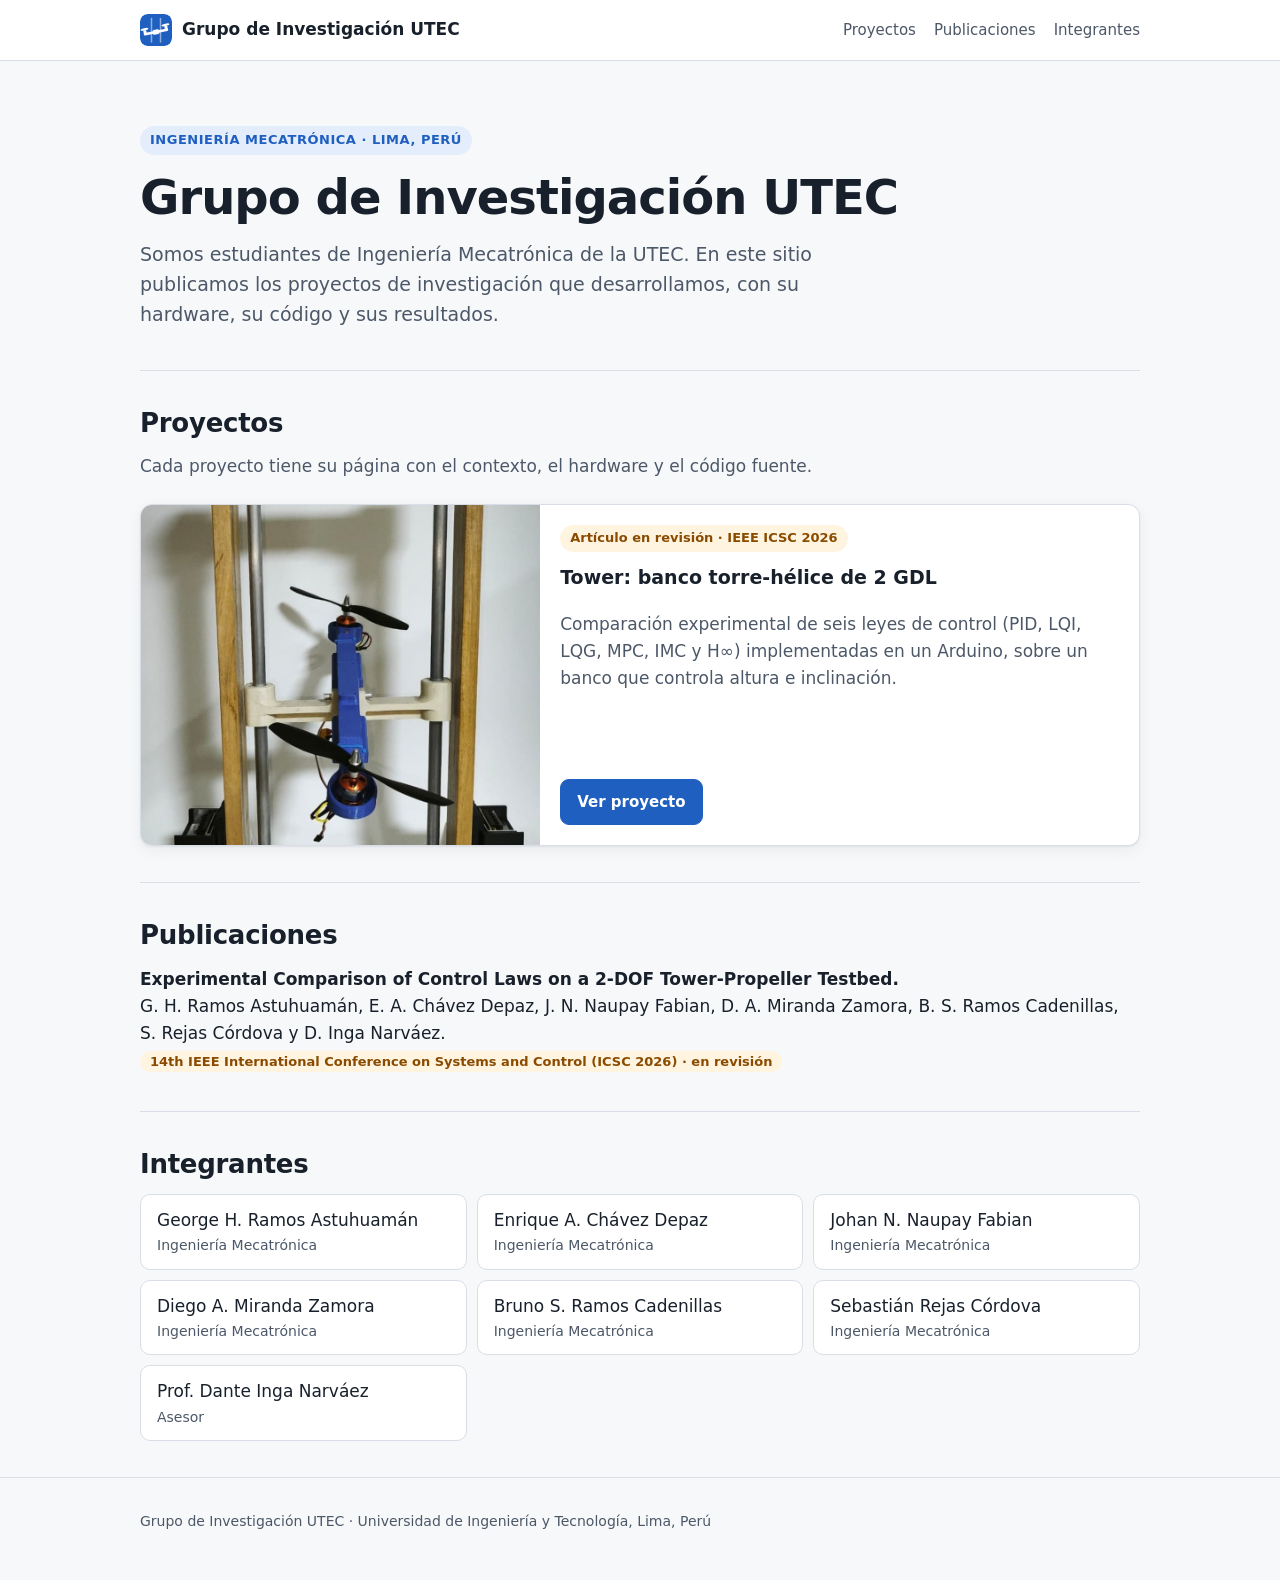
<file: index.html>
<!doctype html>
<html lang="es">
<head>
  <meta charset="utf-8">
  <meta name="viewport" content="width=device-width, initial-scale=1">
  <title>Grupo de Investigación UTEC</title>
  <meta name="description" content="Proyectos de control y robótica de estudiantes de Ingeniería Mecatrónica de la UTEC (Lima, Perú).">
  <link rel="stylesheet" href="assets/estilo.css">
  <link rel="icon" href="assets/icono.svg" type="image/svg+xml">
  <link rel="icon" href="assets/icono-32.png" sizes="32x32" type="image/png">
  <link rel="apple-touch-icon" href="assets/apple-touch-icon.png">
</head>
<body>
  <header class="barra">
    <div class="contenedor">
      <a class="marca" href="./"><img class="marca-icono" src="assets/icono.svg" alt="" width="32" height="32">Grupo de Investigación UTEC</a>
      <nav class="menu" aria-label="Secciones">
        <a href="#proyectos">Proyectos</a>
        <a href="#publicaciones">Publicaciones</a>
        <a href="#integrantes">Integrantes</a>
      </nav>
    </div>
  </header>

  <main>
    <div class="contenedor">
      <section class="portada">
        <span class="etiqueta">Ingeniería Mecatrónica · Lima, Perú</span>
        <h1>Grupo de Investigación UTEC</h1>
        <p class="entrada">Somos estudiantes de Ingeniería Mecatrónica de la UTEC. En este sitio publicamos los
          proyectos de investigación que desarrollamos, con su hardware, su código y sus resultados.</p>
      </section>

      <section id="proyectos">
        <h2>Proyectos</h2>
        <p class="seccion-intro">Cada proyecto tiene su página con el contexto, el hardware y el código fuente.</p>
        <div class="rejilla">
          <article class="tarjeta">
            <img class="tarjeta-img" src="tower/img/banco.jpg" alt="Banco torre-hélice: brazo azul con dos motores y hélices entre dos guías verticales" loading="lazy">
            <div class="tarjeta-cuerpo">
              <span class="estado">Artículo en revisión · IEEE ICSC 2026</span>
              <h3>Tower: banco torre-hélice de 2 GDL</h3>
              <p>Comparación experimental de seis leyes de control (PID, LQI, LQG, MPC, IMC y H∞) implementadas en un
                Arduino, sobre un banco que controla altura e inclinación.</p>
              <div class="tarjeta-pie"><a class="boton" href="tower/">Ver proyecto</a></div>
            </div>
          </article>
        </div>
      </section>

      <section id="publicaciones">
        <h2>Publicaciones</h2>
        <ul class="lista-limpia">
          <li>
            <strong>Experimental Comparison of Control Laws on a 2-DOF Tower-Propeller Testbed.</strong><br>
            G. H. Ramos Astuhuamán, E. A. Chávez Depaz, J. N. Naupay Fabian, D. A. Miranda Zamora,
            B. S. Ramos Cadenillas, S. Rejas Córdova y D. Inga Narváez.<br>
            <span class="estado">14th IEEE International Conference on Systems and Control (ICSC 2026) · en revisión</span>
          </li>
        </ul>
      </section>

      <section id="integrantes">
        <h2>Integrantes</h2>
        <ul class="lista-limpia personas">
          <li class="persona">George H. Ramos Astuhuamán<span>Ingeniería Mecatrónica</span></li>
          <li class="persona">Enrique A. Chávez Depaz<span>Ingeniería Mecatrónica</span></li>
          <li class="persona">Johan N. Naupay Fabian<span>Ingeniería Mecatrónica</span></li>
          <li class="persona">Diego A. Miranda Zamora<span>Ingeniería Mecatrónica</span></li>
          <li class="persona">Bruno S. Ramos Cadenillas<span>Ingeniería Mecatrónica</span></li>
          <li class="persona">Sebastián Rejas Córdova<span>Ingeniería Mecatrónica</span></li>
          <li class="persona">Prof. Dante Inga Narváez<span>Asesor</span></li>
        </ul>
      </section>
    </div>
  </main>

  <footer>
    <div class="contenedor">Grupo de Investigación UTEC · Universidad de Ingeniería y Tecnología, Lima, Perú</div>
  </footer>
</body>
</html>
</file>
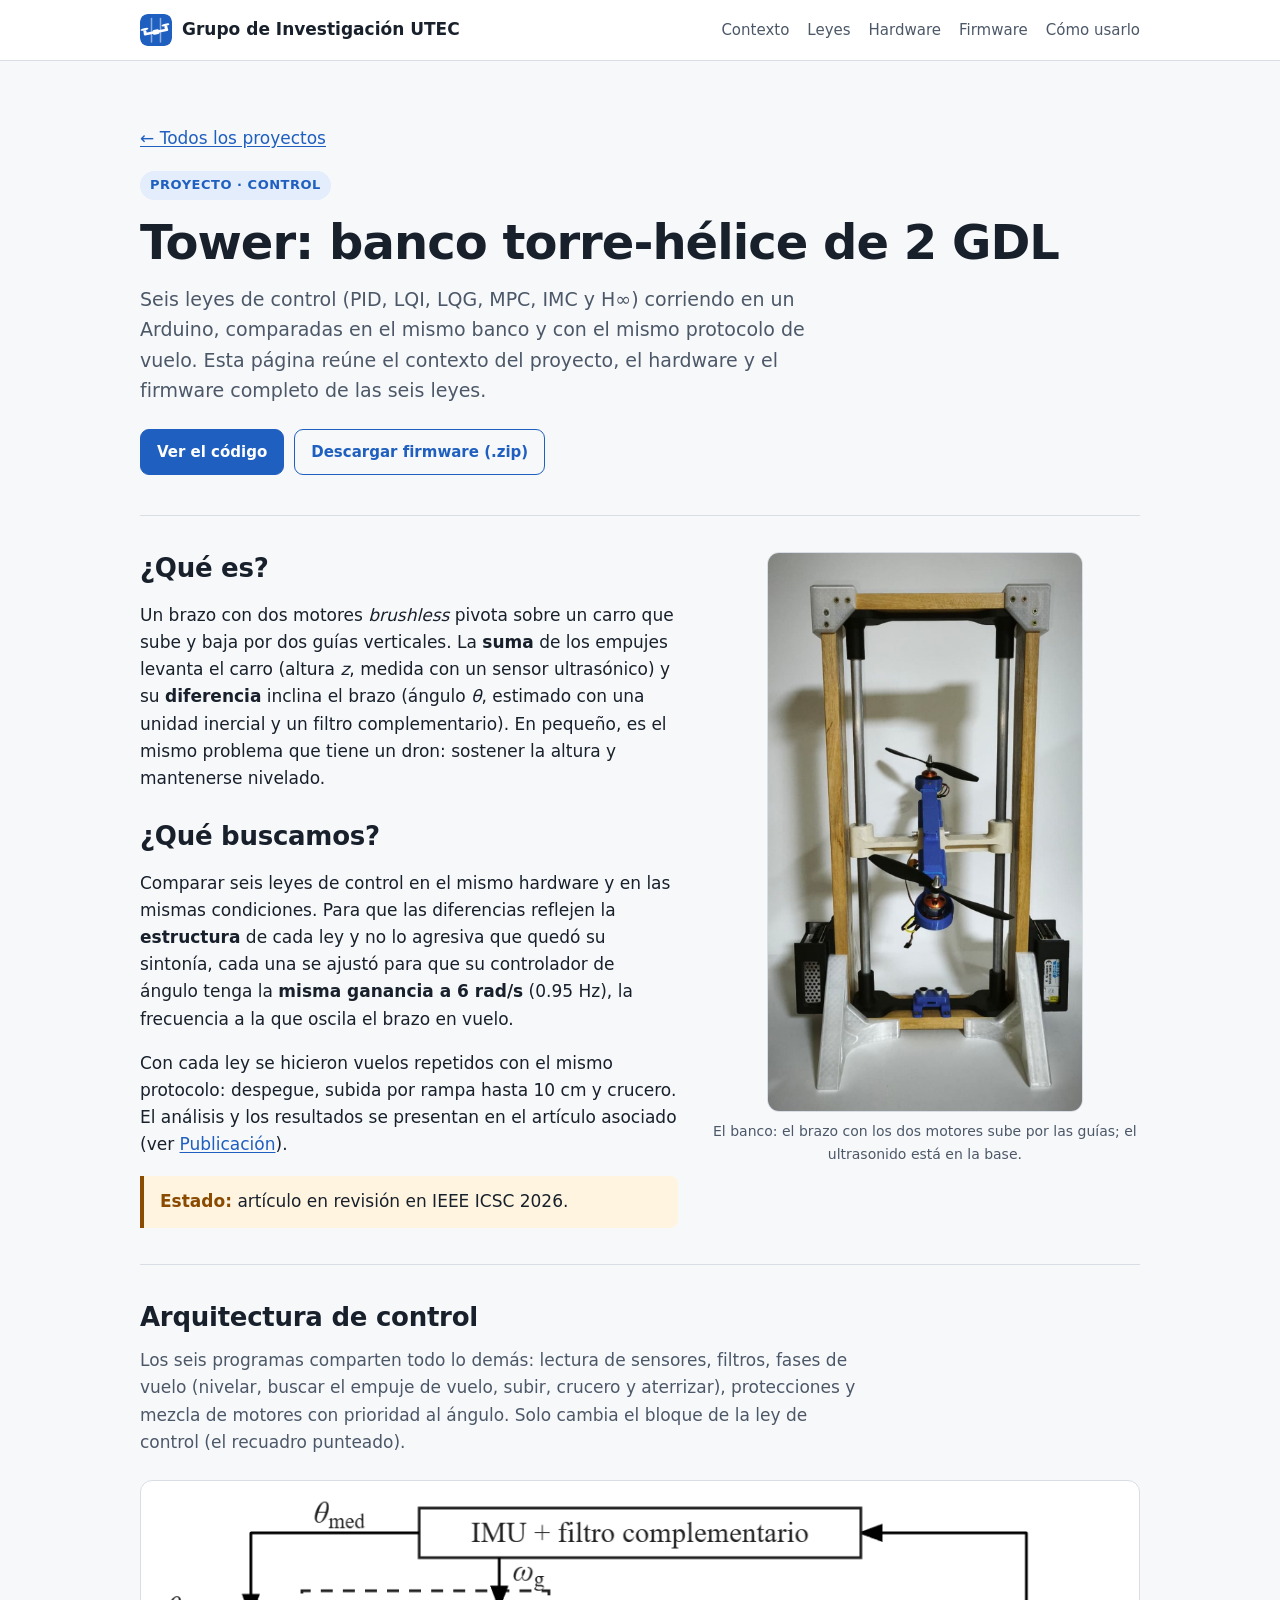
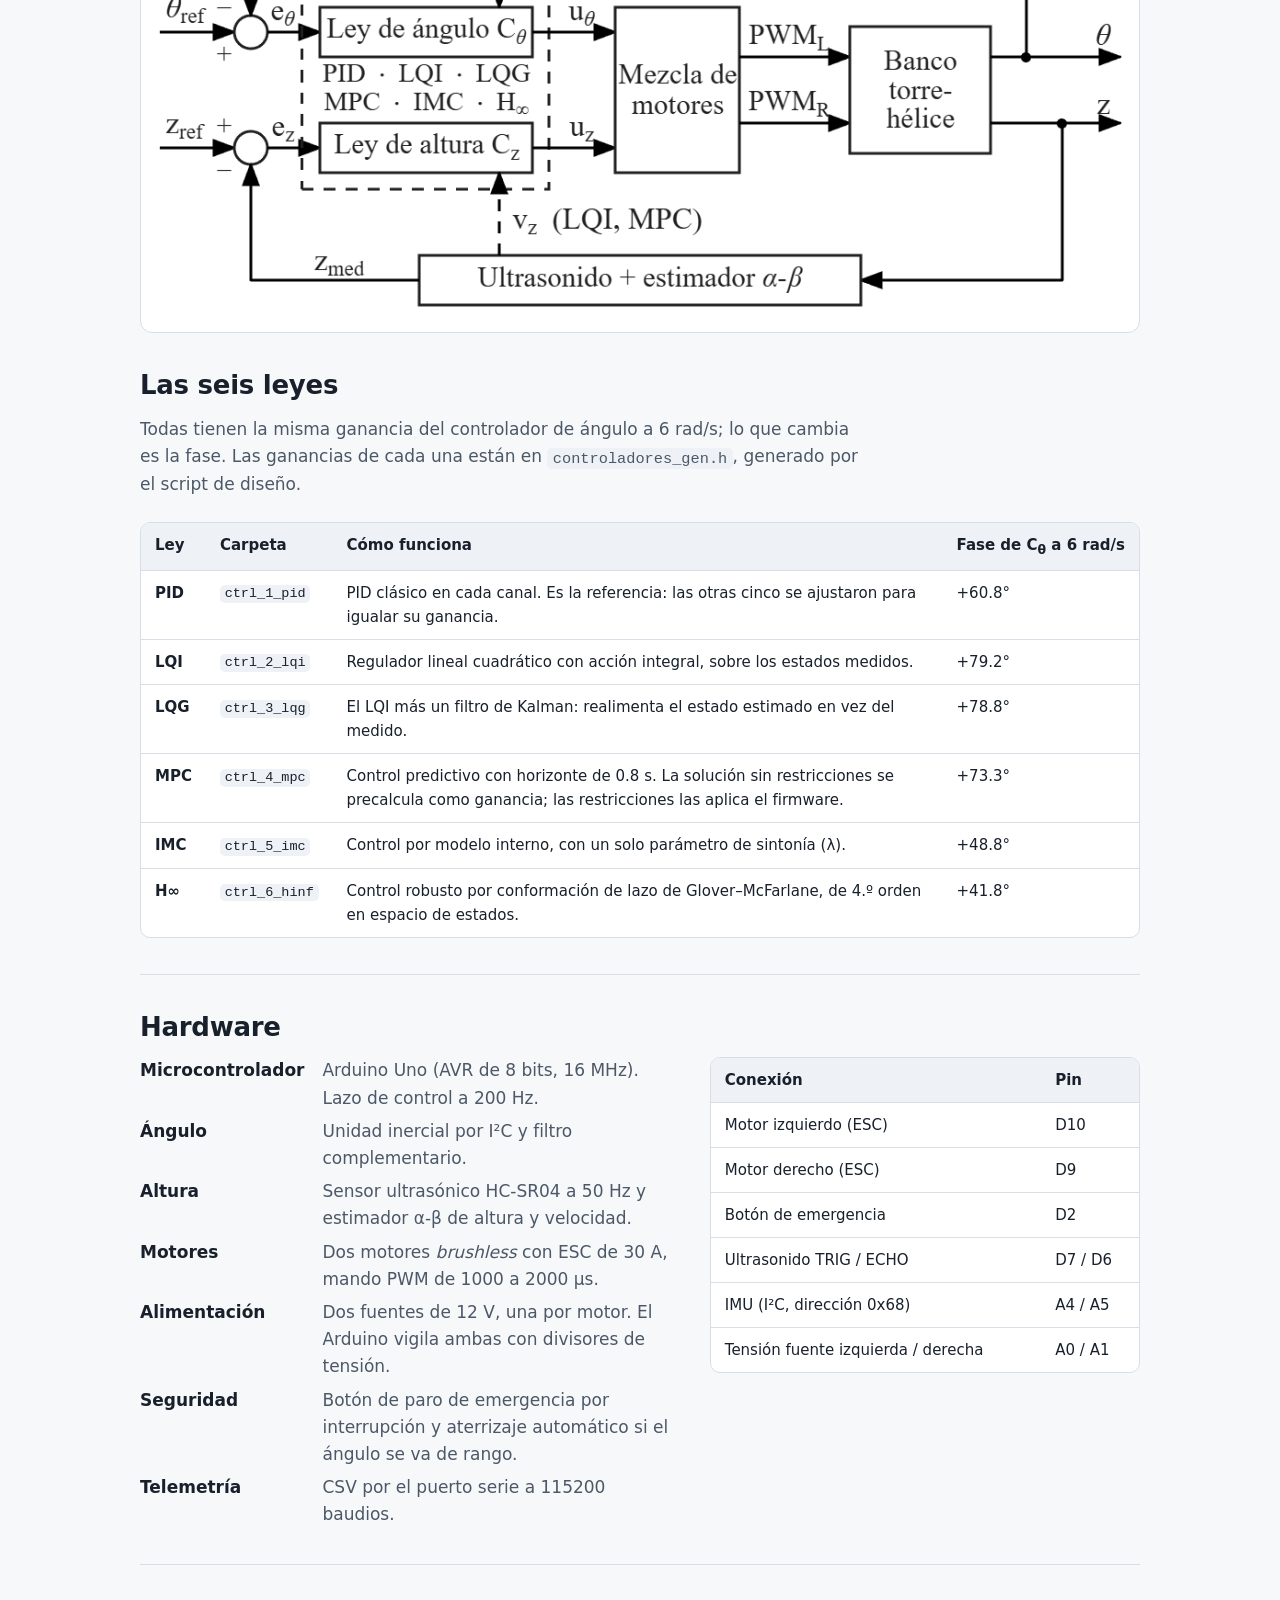
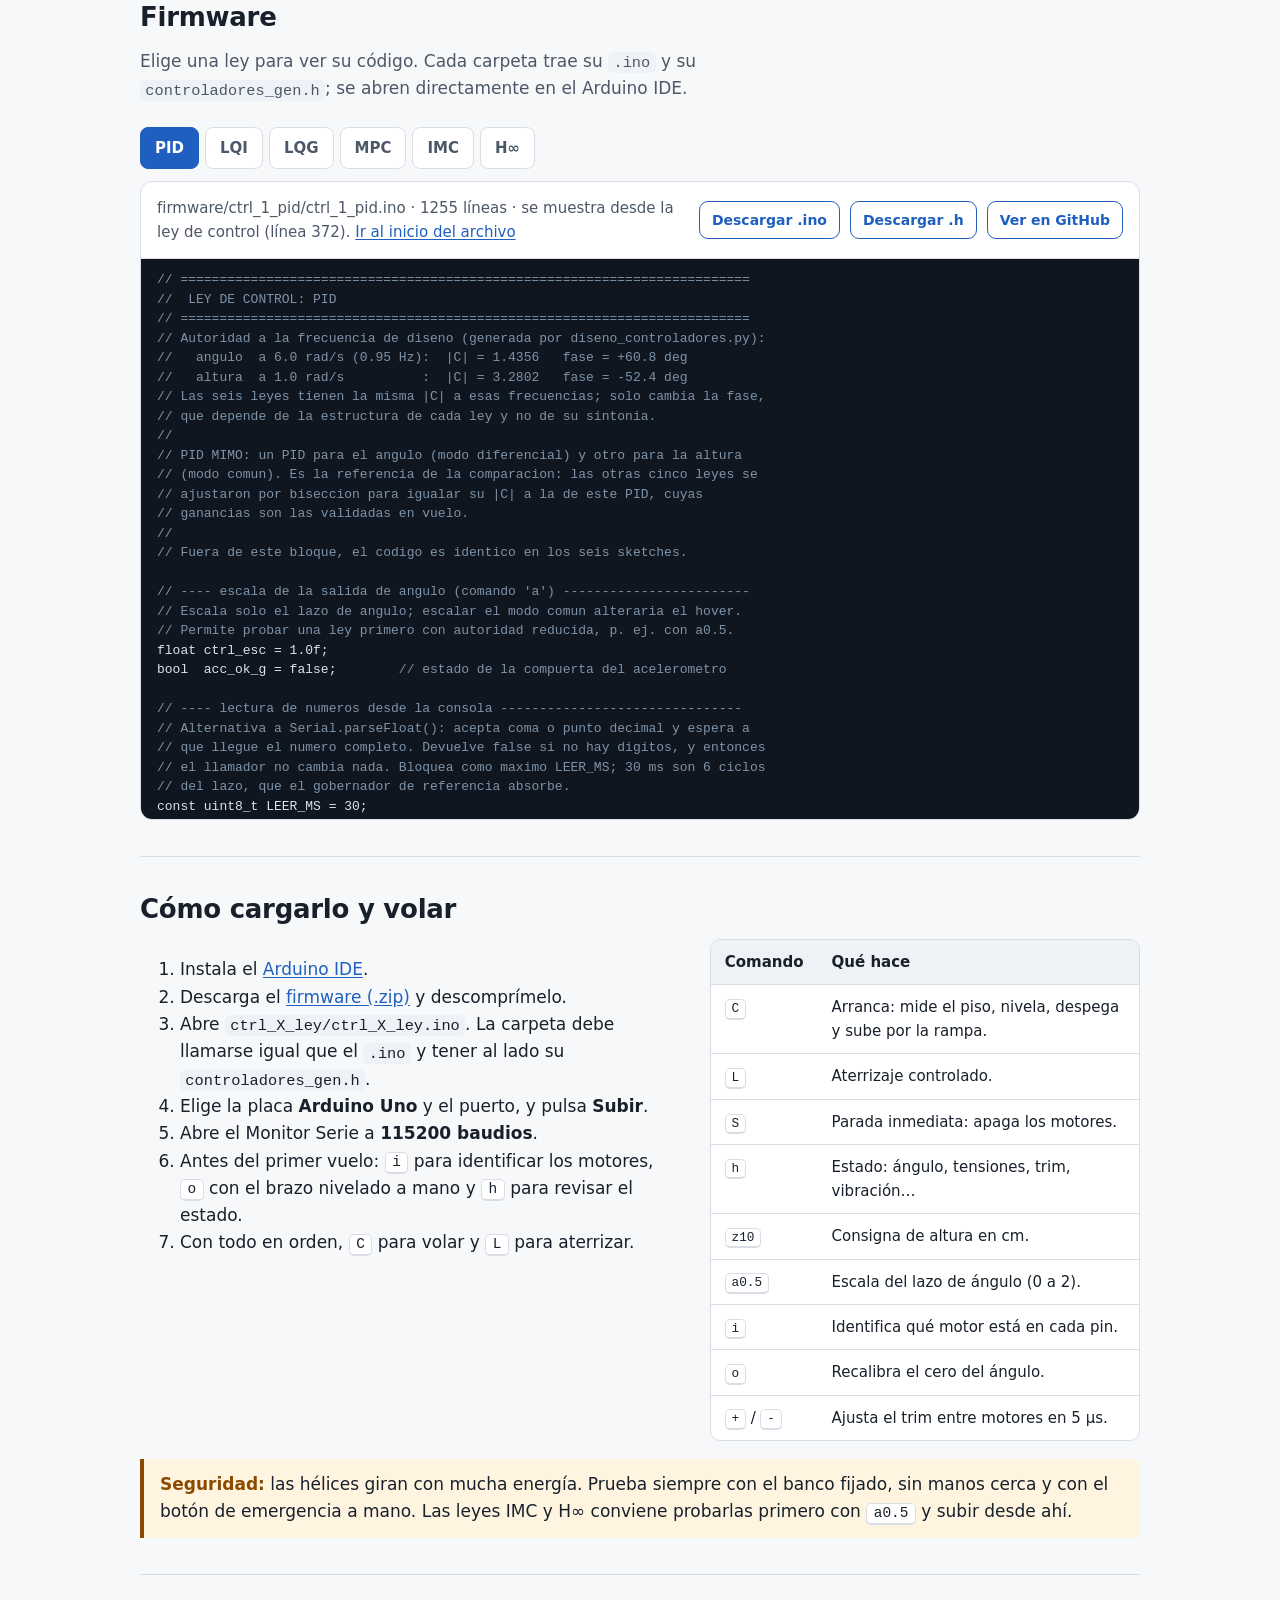
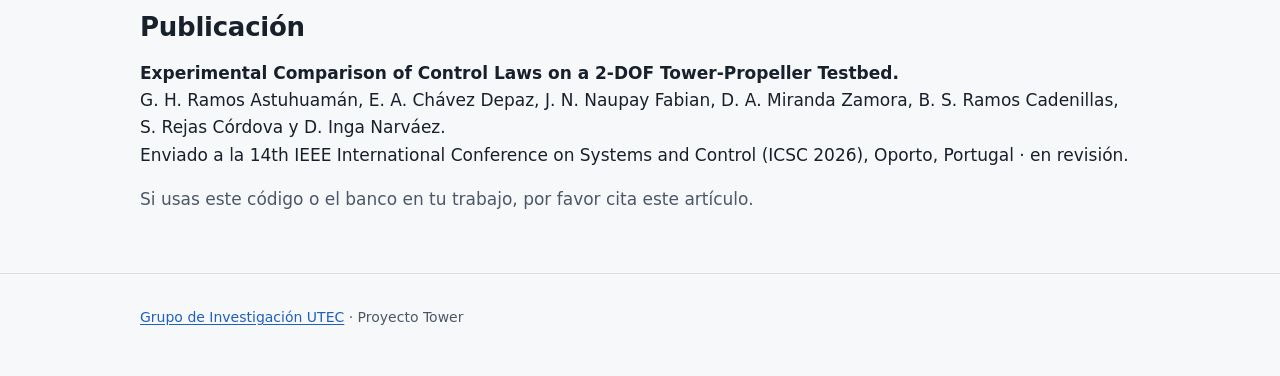
<file: tower/index.html>
<!doctype html>
<html lang="es">
<head>
  <meta charset="utf-8">
  <meta name="viewport" content="width=device-width, initial-scale=1">
  <title>Tower · Grupo de Investigación UTEC</title>
  <meta name="description" content="Banco torre-hélice de 2 GDL: comparación experimental de seis leyes de control en Arduino. Contexto, hardware y firmware.">
  <link rel="stylesheet" href="../assets/estilo.css">
  <link rel="icon" href="../assets/icono.svg" type="image/svg+xml">
  <link rel="icon" href="../assets/icono-32.png" sizes="32x32" type="image/png">
  <link rel="apple-touch-icon" href="../assets/apple-touch-icon.png">
</head>
<body>
  <header class="barra">
    <div class="contenedor">
      <a class="marca" href="../"><img class="marca-icono" src="../assets/icono.svg" alt="" width="32" height="32">Grupo de Investigación UTEC</a>
      <nav class="menu" aria-label="Secciones del proyecto">
        <a href="#contexto">Contexto</a>
        <a href="#leyes">Leyes</a>
        <a href="#hardware">Hardware</a>
        <a href="#firmware">Firmware</a>
        <a href="#uso">Cómo usarlo</a>
      </nav>
    </div>
  </header>

  <main>
    <div class="contenedor">
      <section class="portada">
        <p class="volver"><a href="../">← Todos los proyectos</a></p>
        <span class="etiqueta">Proyecto · Control</span>
        <h1>Tower: banco torre-hélice de 2 GDL</h1>
        <p class="entrada">Seis leyes de control (PID, LQI, LQG, MPC, IMC y H∞) corriendo en un Arduino, comparadas en el
          mismo banco y con el mismo protocolo de vuelo. Esta página reúne el contexto del proyecto, el hardware y el firmware
          completo de las seis leyes.</p>
        <div class="botones">
          <a class="boton" href="#firmware">Ver el código</a>
          <a class="boton secundario" href="firmware_tower.zip" download>Descargar firmware (.zip)</a>
        </div>
      </section>

      <section id="contexto">
        <div class="dos-columnas">
          <div>
            <h2>¿Qué es?</h2>
            <p>Un brazo con dos motores <em>brushless</em> pivota sobre un carro que sube y baja por dos guías verticales.
              La <strong>suma</strong> de los empujes levanta el carro (altura <em>z</em>, medida con un sensor ultrasónico)
              y su <strong>diferencia</strong> inclina el brazo (ángulo <em>θ</em>, estimado con una unidad inercial y un
              filtro complementario). En pequeño, es el mismo problema que tiene un dron: sostener la altura y mantenerse
              nivelado.</p>
            <h2 style="margin-top:28px">¿Qué buscamos?</h2>
            <p>Comparar seis leyes de control en el mismo hardware y en las mismas condiciones. Para que las diferencias
              reflejen la <strong>estructura</strong> de cada ley y no lo agresiva que quedó su sintonía, cada una se ajustó
              para que su controlador de ángulo tenga la <strong>misma ganancia a 6 rad/s</strong> (0.95 Hz), la frecuencia
              a la que oscila el brazo en vuelo.</p>
            <p>Con cada ley se hicieron vuelos repetidos con el mismo protocolo: despegue, subida por rampa hasta 10 cm y
              crucero. El análisis y los resultados se presentan en el artículo asociado (ver
              <a href="#publicacion">Publicación</a>).</p>
            <p class="nota"><strong>Estado:</strong> artículo en revisión en IEEE ICSC 2026.</p>
          </div>
          <figure>
            <img class="foto-banco" src="img/banco.jpg" alt="Banco torre-hélice: marco con dos guías metálicas, carro con el brazo azul, dos motores con hélices y el sensor ultrasónico en la base" width="900" height="1600">
            <figcaption>El banco: el brazo con los dos motores sube por las guías; el ultrasonido está en la base.</figcaption>
          </figure>
        </div>
      </section>

      <section id="leyes">
        <h2>Arquitectura de control</h2>
        <p class="seccion-intro">Los seis programas comparten todo lo demás: lectura de sensores, filtros, fases de vuelo
          (nivelar, buscar el empuje de vuelo, subir, crucero y aterrizar), protecciones y mezcla de motores con prioridad
          al ángulo. Solo cambia el bloque de la ley de control (el recuadro punteado).</p>
        <figure class="diagrama">
          <img src="img/diagrama_bloques.png" alt="Diagrama de bloques: las leyes de ángulo y de altura calculan u_theta y u_z, la mezcla de motores genera los PWM izquierdo y derecho, y la IMU y el ultrasonido cierran los lazos" width="1050" height="456">
        </figure>

        <h2 style="margin-top:36px">Las seis leyes</h2>
        <p class="seccion-intro">Todas tienen la misma ganancia del controlador de ángulo a 6 rad/s; lo que cambia es la fase.
          Las ganancias de cada una están en <code>controladores_gen.h</code>, generado por el script de diseño.</p>
        <div class="tabla-envoltura">
          <table>
            <thead>
              <tr><th>Ley</th><th>Carpeta</th><th>Cómo funciona</th><th>Fase de C<sub>θ</sub> a 6 rad/s</th></tr>
            </thead>
            <tbody>
              <tr><td><strong>PID</strong></td><td><code>ctrl_1_pid</code></td><td>PID clásico en cada canal. Es la referencia: las otras cinco se ajustaron para igualar su ganancia.</td><td class="num">+60.8°</td></tr>
              <tr><td><strong>LQI</strong></td><td><code>ctrl_2_lqi</code></td><td>Regulador lineal cuadrático con acción integral, sobre los estados medidos.</td><td class="num">+79.2°</td></tr>
              <tr><td><strong>LQG</strong></td><td><code>ctrl_3_lqg</code></td><td>El LQI más un filtro de Kalman: realimenta el estado estimado en vez del medido.</td><td class="num">+78.8°</td></tr>
              <tr><td><strong>MPC</strong></td><td><code>ctrl_4_mpc</code></td><td>Control predictivo con horizonte de 0.8 s. La solución sin restricciones se precalcula como ganancia; las restricciones las aplica el firmware.</td><td class="num">+73.3°</td></tr>
              <tr><td><strong>IMC</strong></td><td><code>ctrl_5_imc</code></td><td>Control por modelo interno, con un solo parámetro de sintonía (λ).</td><td class="num">+48.8°</td></tr>
              <tr><td><strong>H∞</strong></td><td><code>ctrl_6_hinf</code></td><td>Control robusto por conformación de lazo de Glover–McFarlane, de 4.º orden en espacio de estados.</td><td class="num">+41.8°</td></tr>
            </tbody>
          </table>
        </div>
      </section>

      <section id="hardware">
        <h2>Hardware</h2>
        <div class="dos-columnas">
          <dl class="datos">
            <dt>Microcontrolador</dt><dd>Arduino Uno (AVR de 8 bits, 16 MHz). Lazo de control a 200 Hz.</dd>
            <dt>Ángulo</dt><dd>Unidad inercial por I²C y filtro complementario.</dd>
            <dt>Altura</dt><dd>Sensor ultrasónico HC-SR04 a 50 Hz y estimador α-β de altura y velocidad.</dd>
            <dt>Motores</dt><dd>Dos motores <em>brushless</em> con ESC de 30 A, mando PWM de 1000 a 2000 µs.</dd>
            <dt>Alimentación</dt><dd>Dos fuentes de 12 V, una por motor. El Arduino vigila ambas con divisores de tensión.</dd>
            <dt>Seguridad</dt><dd>Botón de paro de emergencia por interrupción y aterrizaje automático si el ángulo se va de rango.</dd>
            <dt>Telemetría</dt><dd>CSV por el puerto serie a 115200 baudios.</dd>
          </dl>
          <div class="tabla-envoltura">
            <table>
              <thead><tr><th>Conexión</th><th>Pin</th></tr></thead>
              <tbody>
                <tr><td>Motor izquierdo (ESC)</td><td class="num">D10</td></tr>
                <tr><td>Motor derecho (ESC)</td><td class="num">D9</td></tr>
                <tr><td>Botón de emergencia</td><td class="num">D2</td></tr>
                <tr><td>Ultrasonido TRIG / ECHO</td><td class="num">D7 / D6</td></tr>
                <tr><td>IMU (I²C, dirección 0x68)</td><td class="num">A4 / A5</td></tr>
                <tr><td>Tensión fuente izquierda / derecha</td><td class="num">A0 / A1</td></tr>
              </tbody>
            </table>
          </div>
        </div>
      </section>

      <section id="firmware">
        <h2>Firmware</h2>
        <p class="seccion-intro">Elige una ley para ver su código. Cada carpeta trae su <code>.ino</code> y su
          <code>controladores_gen.h</code>; se abren directamente en el Arduino IDE.</p>
        <div class="pestanas" role="tablist" aria-label="Ley de control">
          <button class="pestana" role="tab" data-ley="ctrl_1_pid" aria-selected="true">PID</button>
          <button class="pestana" role="tab" data-ley="ctrl_2_lqi" aria-selected="false">LQI</button>
          <button class="pestana" role="tab" data-ley="ctrl_3_lqg" aria-selected="false">LQG</button>
          <button class="pestana" role="tab" data-ley="ctrl_4_mpc" aria-selected="false">MPC</button>
          <button class="pestana" role="tab" data-ley="ctrl_5_imc" aria-selected="false">IMC</button>
          <button class="pestana" role="tab" data-ley="ctrl_6_hinf" aria-selected="false">H∞</button>
        </div>
        <div class="visor" role="tabpanel">
          <div class="visor-cabecera">
            <p id="visor-info">firmware/ctrl_1_pid/ctrl_1_pid.ino</p>
            <div class="botones">
              <a class="boton secundario" id="enlace-ino" href="firmware/ctrl_1_pid/ctrl_1_pid.ino" download>Descargar .ino</a>
              <a class="boton secundario" id="enlace-h" href="firmware/ctrl_1_pid/controladores_gen.h" download>Descargar .h</a>
              <a class="boton secundario" id="enlace-github" href="#" hidden>Ver en GitHub</a>
            </div>
          </div>
          <pre class="codigo" id="codigo" tabindex="0">Cargando…</pre>
        </div>
      </section>

      <section id="uso">
        <h2>Cómo cargarlo y volar</h2>
        <div class="dos-columnas">
          <ol>
            <li>Instala el <a href="https://www.arduino.cc/en/software" rel="noopener">Arduino IDE</a>.</li>
            <li>Descarga el <a href="firmware_tower.zip" download>firmware (.zip)</a> y descomprímelo.</li>
            <li>Abre <code>ctrl_X_ley/ctrl_X_ley.ino</code>. La carpeta debe llamarse igual que el <code>.ino</code> y tener
              al lado su <code>controladores_gen.h</code>.</li>
            <li>Elige la placa <strong>Arduino Uno</strong> y el puerto, y pulsa <strong>Subir</strong>.</li>
            <li>Abre el Monitor Serie a <strong>115200 baudios</strong>.</li>
            <li>Antes del primer vuelo: <kbd>i</kbd> para identificar los motores, <kbd>o</kbd> con el brazo nivelado a
              mano y <kbd>h</kbd> para revisar el estado.</li>
            <li>Con todo en orden, <kbd>C</kbd> para volar y <kbd>L</kbd> para aterrizar.</li>
          </ol>
          <div class="tabla-envoltura">
            <table>
              <thead><tr><th>Comando</th><th>Qué hace</th></tr></thead>
              <tbody>
                <tr><td><kbd>C</kbd></td><td>Arranca: mide el piso, nivela, despega y sube por la rampa.</td></tr>
                <tr><td><kbd>L</kbd></td><td>Aterrizaje controlado.</td></tr>
                <tr><td><kbd>S</kbd></td><td>Parada inmediata: apaga los motores.</td></tr>
                <tr><td><kbd>h</kbd></td><td>Estado: ángulo, tensiones, trim, vibración…</td></tr>
                <tr><td><kbd>z10</kbd></td><td>Consigna de altura en cm.</td></tr>
                <tr><td><kbd>a0.5</kbd></td><td>Escala del lazo de ángulo (0 a 2).</td></tr>
                <tr><td><kbd>i</kbd></td><td>Identifica qué motor está en cada pin.</td></tr>
                <tr><td><kbd>o</kbd></td><td>Recalibra el cero del ángulo.</td></tr>
                <tr><td><kbd>+</kbd> / <kbd>-</kbd></td><td>Ajusta el trim entre motores en 5 µs.</td></tr>
              </tbody>
            </table>
          </div>
        </div>
        <p class="nota"><strong>Seguridad:</strong> las hélices giran con mucha energía. Prueba siempre con el banco fijado,
          sin manos cerca y con el botón de emergencia a mano. Las leyes IMC y H∞ conviene probarlas primero con
          <kbd>a0.5</kbd> y subir desde ahí.</p>
      </section>

      <section id="publicacion">
        <h2>Publicación</h2>
        <p><strong>Experimental Comparison of Control Laws on a 2-DOF Tower-Propeller Testbed.</strong><br>
          G. H. Ramos Astuhuamán, E. A. Chávez Depaz, J. N. Naupay Fabian, D. A. Miranda Zamora, B. S. Ramos Cadenillas,
          S. Rejas Córdova y D. Inga Narváez.<br>
          Enviado a la 14th IEEE International Conference on Systems and Control (ICSC 2026), Oporto, Portugal · en revisión.</p>
        <p class="seccion-intro">Si usas este código o el banco en tu trabajo, por favor cita este artículo.</p>
      </section>
    </div>
  </main>

  <footer>
    <div class="contenedor"><a href="../">Grupo de Investigación UTEC</a> · Proyecto Tower</div>
  </footer>

  <script>
  (function () {
    // Repositorio de GitHub ("usuario/repositorio"). Si queda vacio, se deduce de la URL de GitHub Pages.
    var REPO = "";

    var codigo = document.getElementById("codigo");
    var info = document.getElementById("visor-info");
    var enlaceIno = document.getElementById("enlace-ino");
    var enlaceH = document.getElementById("enlace-h");
    var enlaceGit = document.getElementById("enlace-github");
    var cache = {};

    function repoGitHub() {
      if (REPO) return REPO;
      var host = location.hostname;
      if (!/\.github\.io$/.test(host)) return null;
      var usuario = host.split(".")[0];
      var partes = location.pathname.split("/").filter(Boolean);
      var repo = partes.length && partes[0] !== "tower" ? partes[0] : usuario + ".github.io";
      return usuario + "/" + repo;
    }

    function escapar(t) {
      return t.replace(/&/g, "&amp;").replace(/</g, "&lt;").replace(/>/g, "&gt;");
    }

    // Resalta los comentarios // y /* */ (sin tocar lo que está dentro de comillas).
    function resaltar(texto) {
      var salida = "", i = 0, n = texto.length, enBloque = false;
      while (i < n) {
        if (enBloque) {
          var fin = texto.indexOf("*/", i);
          fin = fin < 0 ? n : fin + 2;
          salida += '<span class="com">' + escapar(texto.slice(i, fin)) + "</span>";
          i = fin; enBloque = false; continue;
        }
        var c = texto[i];
        if (c === '"' || c === "'") {
          var j = i + 1;
          while (j < n && texto[j] !== c && texto[j] !== "\n") { if (texto[j] === "\\") j++; j++; }
          salida += escapar(texto.slice(i, j + 1)); i = j + 1; continue;
        }
        if (c === "/" && texto[i + 1] === "/") {
          var eol = texto.indexOf("\n", i); if (eol < 0) eol = n;
          salida += '<span class="com">' + escapar(texto.slice(i, eol)) + "</span>";
          i = eol; continue;
        }
        if (c === "/" && texto[i + 1] === "*") { enBloque = true; continue; }
        salida += escapar(c); i++;
      }
      return salida;
    }

    function mostrar(ley) {
      var ruta = "firmware/" + ley + "/" + ley + ".ino";
      enlaceIno.href = ruta;
      enlaceH.href = "firmware/" + ley + "/controladores_gen.h";
      var repo = repoGitHub();
      if (repo) {
        enlaceGit.href = "https://github.com/" + repo + "/tree/main/tower/firmware/" + ley;
        enlaceGit.hidden = false;
      }
      document.querySelectorAll(".pestana").forEach(function (b) {
        b.setAttribute("aria-selected", b.dataset.ley === ley ? "true" : "false");
      });
      if (cache[ley]) { pintar(ley, ruta, cache[ley]); return; }
      codigo.textContent = "Cargando…";
      fetch(ruta).then(function (r) {
        if (!r.ok) throw new Error(r.status);
        return r.text();
      }).then(function (t) {
        cache[ley] = t; pintar(ley, ruta, t);
      }).catch(function () {
        info.textContent = ruta;
        codigo.textContent = "No se pudo cargar el código en el visor.\n" +
          "Usa el botón «Descargar .ino» o consulta la carpeta tower/firmware del repositorio.";
      });
    }

    // Muestra el archivo completo y lo deja posicionado en el bloque propio de la ley
    // (los seis comparten la cabecera y el andamiaje; lo que cambia empieza en "LEY DE CONTROL").
    function pintar(ley, ruta, texto) {
      texto = texto.replace(/\r\n?/g, "\n");
      var lineas = texto.split("\n");
      var marca = -1;
      for (var k = 0; k < lineas.length; k++) {
        if (lineas[k].indexOf("LEY DE CONTROL") >= 0) { marca = Math.max(0, k - 1); break; }
      }
      if (marca < 0) {
        info.textContent = ruta + " · " + lineas.length.toLocaleString("es") + " líneas";
        codigo.innerHTML = resaltar(texto);
        codigo.scrollTop = 0;
        return;
      }
      var antes = lineas.slice(0, marca).join("\n") + "\n";
      var despues = lineas.slice(marca).join("\n");
      codigo.innerHTML = resaltar(antes) + '<span id="marca-ley"></span>' + resaltar(despues);
      info.innerHTML = escapar(ruta) + " · " + lineas.length.toLocaleString("es") +
        ' líneas · se muestra desde la ley de control (línea ' + (marca + 1) + '). ' +
        '<a href="#" id="ir-inicio">Ir al inicio del archivo</a>';
      var span = document.getElementById("marca-ley");
      codigo.scrollTop = span.offsetTop - 14;
      document.getElementById("ir-inicio").addEventListener("click", function (e) {
        e.preventDefault(); codigo.scrollTop = 0;
      });
    }

    document.querySelectorAll(".pestana").forEach(function (b) {
      b.addEventListener("click", function () { mostrar(b.dataset.ley); });
    });
    mostrar("ctrl_1_pid");
  })();
  </script>
</body>
</html>
</file>
<file: assets/estilo.css>
/* Grupo de Investigación UTEC — estilos compartidos por todas las páginas */

:root {
  --fondo: #f7f8fa;
  --superficie: #ffffff;
  --superficie-2: #eef1f5;
  --texto: #18202b;
  --texto-suave: #4c5868;
  --borde: #d9dee6;
  --acento: #1f5fbf;
  --acento-suave: #e3edfb;
  --acento-texto: #ffffff;
  --aviso: #8a4b00;
  --aviso-fondo: #fff4e0;
  --codigo-fondo: #0f1620;
  --codigo-texto: #dbe4ee;
  --codigo-comentario: #7f93a8;
  --sombra: 0 1px 2px rgba(16, 24, 40, .06), 0 4px 16px rgba(16, 24, 40, .06);
  --radio: 12px;
  --ancho: 1040px;
  --fuente: "Segoe UI", system-ui, -apple-system, Roboto, "Helvetica Neue", Arial, sans-serif;
  --mono: ui-monospace, "Cascadia Code", "SFMono-Regular", Consolas, "Liberation Mono", monospace;
  color-scheme: light;
}

@media (prefers-color-scheme: dark) {
  :root {
    --fondo: #0e131a;
    --superficie: #151c25;
    --superficie-2: #1c2531;
    --texto: #e6ebf1;
    --texto-suave: #a3b0c0;
    --borde: #2a3543;
    --acento: #6ea8ff;
    --acento-suave: #1a2a42;
    --acento-texto: #0e131a;
    --aviso: #ffcf8a;
    --aviso-fondo: #2e2414;
    --codigo-fondo: #0a0f15;
    --sombra: 0 1px 2px rgba(0, 0, 0, .4);
    color-scheme: dark;
  }
}

* { box-sizing: border-box; }
html { scroll-behavior: smooth; }
body {
  margin: 0;
  background: var(--fondo);
  color: var(--texto);
  font-family: var(--fuente);
  font-size: 17px;
  line-height: 1.6;
}
img { max-width: 100%; height: auto; display: block; }
a { color: var(--acento); text-underline-offset: 2px; }
a:hover { text-decoration-thickness: 2px; }
code, pre, kbd { font-family: var(--mono); }
code { font-size: .9em; background: var(--superficie-2); padding: .1em .35em; border-radius: 5px; }
kbd {
  font-size: .85em; padding: .1em .45em; border: 1px solid var(--borde);
  border-bottom-width: 2px; border-radius: 5px; background: var(--superficie);
}

.contenedor { max-width: var(--ancho); margin: 0 auto; padding: 0 20px; }

/* ---- barra superior ---- */
.barra {
  position: sticky; top: 0; z-index: 10;
  background: color-mix(in srgb, var(--superficie) 92%, transparent);
  backdrop-filter: blur(8px);
  border-bottom: 1px solid var(--borde);
}
.barra .contenedor { display: flex; align-items: center; gap: 20px; min-height: 60px; flex-wrap: wrap; }
.marca { display: flex; align-items: center; gap: 10px; font-weight: 700; color: var(--texto); text-decoration: none; }
.marca-icono { width: 32px; height: 32px; border-radius: 8px; flex: none; }
.menu { display: flex; gap: 18px; margin-left: auto; flex-wrap: wrap; }
.menu a { color: var(--texto-suave); text-decoration: none; font-size: 15px; }
.menu a:hover, .menu a[aria-current="page"] { color: var(--texto); }

/* ---- portada ---- */
.portada { padding: 64px 0 40px; }
.portada .volver { margin: 0 0 18px; }
.portada .botones { margin-top: 24px; }
.etiqueta {
  display: inline-block; font-size: 13px; font-weight: 600; letter-spacing: .04em; text-transform: uppercase;
  color: var(--acento); background: var(--acento-suave); padding: 4px 10px; border-radius: 999px;
}
h1 { font-size: clamp(32px, 5vw, 48px); line-height: 1.12; margin: 16px 0 14px; letter-spacing: -.02em; }
h2 { font-size: 26px; line-height: 1.25; margin: 0 0 14px; letter-spacing: -.01em; }
h3 { font-size: 19px; margin: 0 0 8px; }
.entrada { font-size: 19px; color: var(--texto-suave); max-width: 720px; margin: 0; }

section { padding: 36px 0; scroll-margin-top: 64px; }
section + section { border-top: 1px solid var(--borde); }
.seccion-intro { color: var(--texto-suave); max-width: 720px; margin: 0 0 24px; }

/* ---- tarjetas ---- */
.rejilla { display: grid; gap: 20px; grid-template-columns: repeat(auto-fit, minmax(290px, 1fr)); }
/* con un solo proyecto, la tarjeta ocupa todo el ancho con la foto al costado */
@media (min-width: 761px) {
  .rejilla > .tarjeta:only-child { display: grid; grid-template-columns: minmax(0, 0.8fr) minmax(0, 1.2fr); }
  .rejilla > .tarjeta:only-child .tarjeta-img { aspect-ratio: auto; height: 340px; object-position: center 45%; }
}
.tarjeta {
  background: var(--superficie); border: 1px solid var(--borde); border-radius: var(--radio);
  box-shadow: var(--sombra); overflow: hidden; display: flex; flex-direction: column;
}
.tarjeta-img { aspect-ratio: 16 / 10; object-fit: cover; object-position: center 40%; width: 100%; background: var(--superficie-2); }
.tarjeta-cuerpo { padding: 20px; display: flex; flex-direction: column; gap: 10px; flex: 1; }
.tarjeta-cuerpo p { margin: 0; color: var(--texto-suave); }
.tarjeta-pie { margin-top: auto; padding-top: 6px; }

.estado {
  align-self: flex-start; font-size: 13px; font-weight: 600; padding: 3px 10px; border-radius: 999px;
  background: var(--aviso-fondo); color: var(--aviso);
}
.boton {
  display: inline-flex; align-items: center; gap: 8px; padding: 10px 16px; border-radius: 9px;
  background: var(--acento); color: var(--acento-texto); text-decoration: none; font-weight: 600; font-size: 15px;
  border: 1px solid var(--acento);
}
.boton.secundario { background: transparent; color: var(--acento); }
.botones { display: flex; gap: 10px; flex-wrap: wrap; }

/* ---- listas y tablas ---- */
.lista-limpia { list-style: none; padding: 0; margin: 0; }
.personas { display: grid; gap: 10px; grid-template-columns: repeat(auto-fill, minmax(260px, 1fr)); }
.persona { background: var(--superficie); border: 1px solid var(--borde); border-radius: 10px; padding: 12px 16px; }
.persona span { display: block; color: var(--texto-suave); font-size: 14px; }

.tabla-envoltura { overflow-x: auto; border: 1px solid var(--borde); border-radius: 10px; background: var(--superficie); }
table { border-collapse: collapse; width: 100%; font-size: 15px; }
th, td { text-align: left; padding: 10px 14px; border-bottom: 1px solid var(--borde); vertical-align: top; }
th { background: var(--superficie-2); font-weight: 600; white-space: nowrap; }
tr:last-child td { border-bottom: 0; }
td.num { font-variant-numeric: tabular-nums; white-space: nowrap; }

/* ---- página de proyecto ---- */
.dos-columnas { display: grid; gap: 32px; grid-template-columns: minmax(0, 1.25fr) minmax(0, 1fr); align-items: start; }
.foto-banco { border-radius: var(--radio); border: 1px solid var(--borde); max-height: 560px; width: auto; margin: 0 auto; }
figure { margin: 0; }
figcaption { font-size: 14px; color: var(--texto-suave); margin-top: 8px; text-align: center; }
.diagrama { background: #fff; border-radius: var(--radio); padding: 16px; border: 1px solid var(--borde); }
.datos { display: grid; grid-template-columns: max-content 1fr; gap: 6px 18px; margin: 0; }
.datos dt { font-weight: 600; }
.datos dd { margin: 0; color: var(--texto-suave); }
.nota {
  border-left: 4px solid var(--aviso); background: var(--aviso-fondo); padding: 12px 16px;
  border-radius: 0 8px 8px 0; margin: 18px 0 0;
}
.nota strong { color: var(--aviso); }

/* ---- visor de código ---- */
.pestanas { display: flex; gap: 6px; flex-wrap: wrap; margin-bottom: 12px; }
.pestana {
  font: inherit; font-size: 15px; font-weight: 600; padding: 8px 14px; border-radius: 8px; cursor: pointer;
  border: 1px solid var(--borde); background: var(--superficie); color: var(--texto-suave);
}
.pestana[aria-selected="true"] { background: var(--acento); border-color: var(--acento); color: var(--acento-texto); }
.visor { border: 1px solid var(--borde); border-radius: var(--radio); overflow: hidden; background: var(--superficie); }
.visor-cabecera { display: flex; flex-wrap: wrap; gap: 10px 16px; align-items: center; padding: 14px 16px; border-bottom: 1px solid var(--borde); }
.visor-cabecera p { margin: 0; color: var(--texto-suave); font-size: 15px; flex: 1 1 320px; }
.visor-cabecera .botones a { font-size: 14px; padding: 7px 12px; }
.codigo {
  margin: 0; max-height: 560px; overflow: auto; background: var(--codigo-fondo); color: var(--codigo-texto);
  font-size: 13px; line-height: 1.5; padding: 14px 16px; tab-size: 2; position: relative;
}
.codigo .com { color: var(--codigo-comentario); }

footer { padding: 32px 0 48px; color: var(--texto-suave); font-size: 14px; border-top: 1px solid var(--borde); }

@media (max-width: 760px) {
  body { font-size: 16px; }
  .portada { padding: 40px 0 24px; }
  .dos-columnas { grid-template-columns: 1fr; }
  .menu { margin-left: 0; gap: 14px; }
  .datos { grid-template-columns: 1fr; }
  .datos dd { margin-bottom: 6px; }
}
</file>
